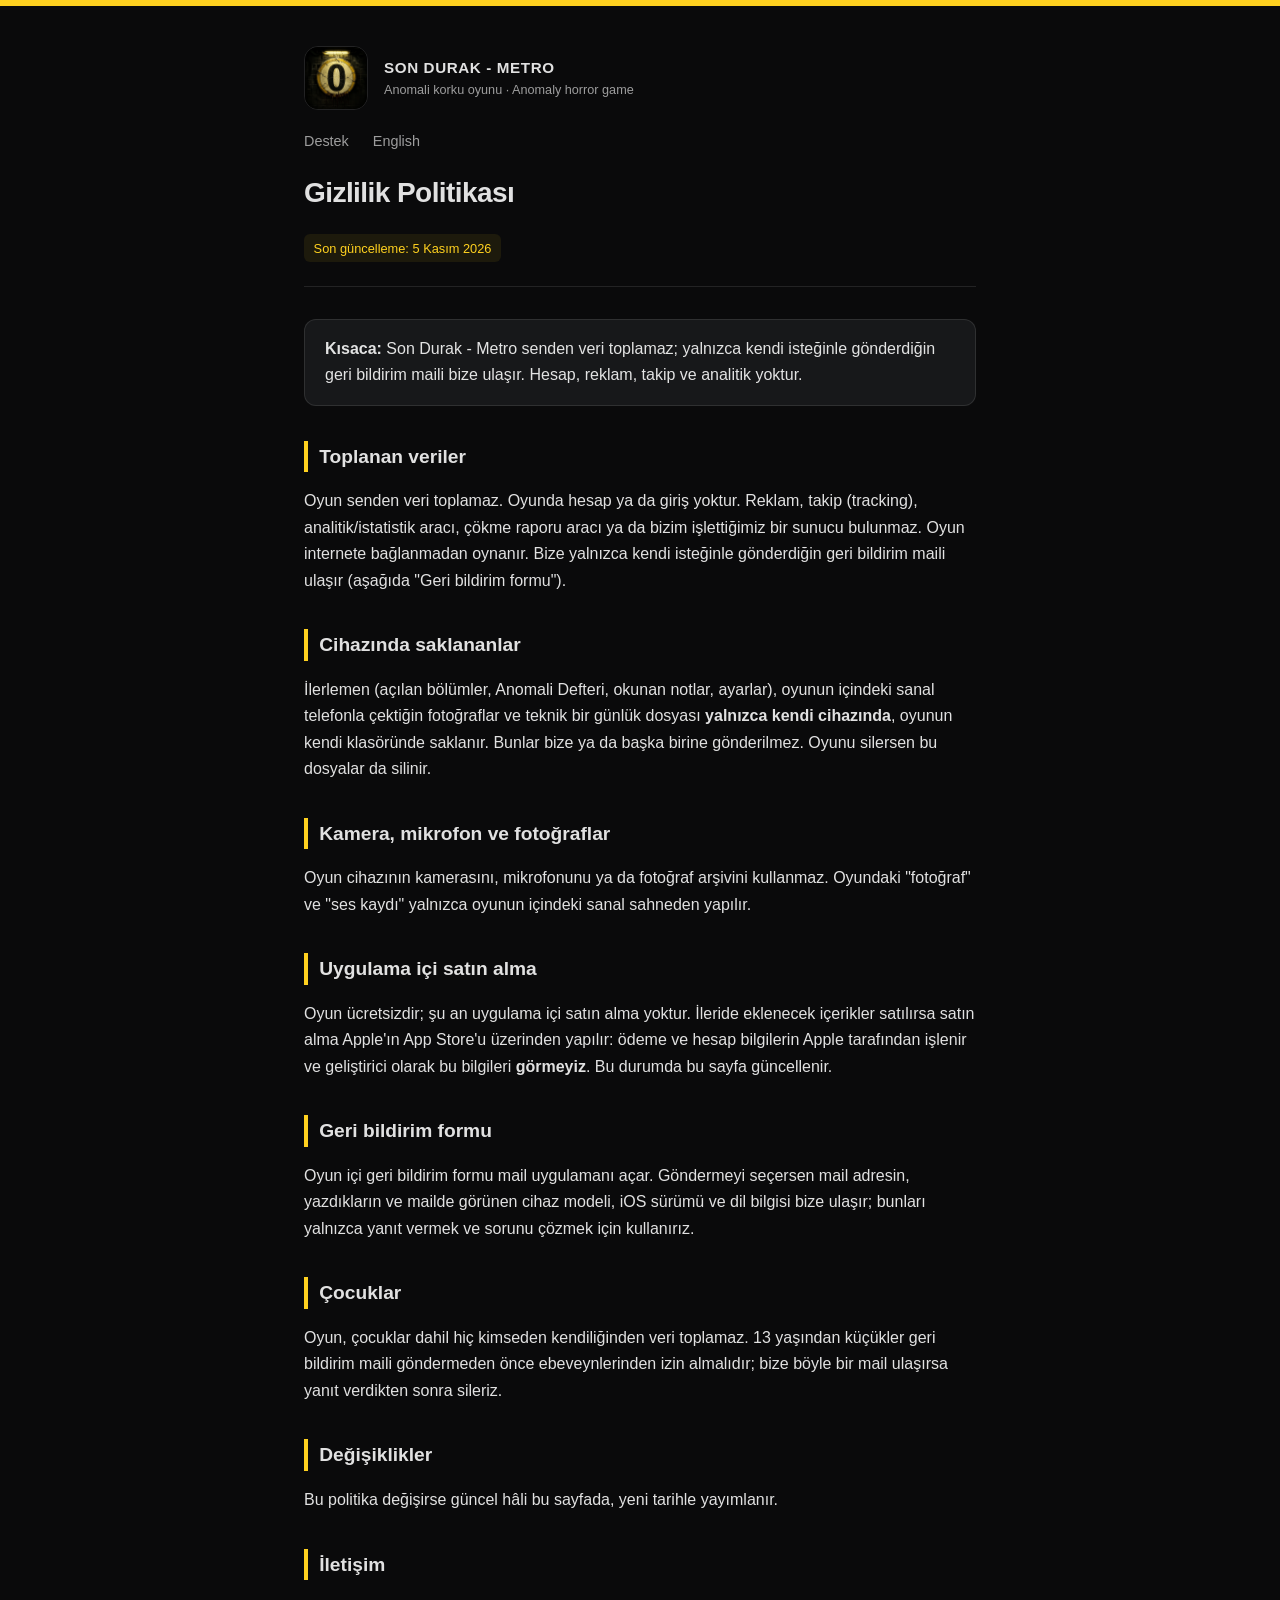
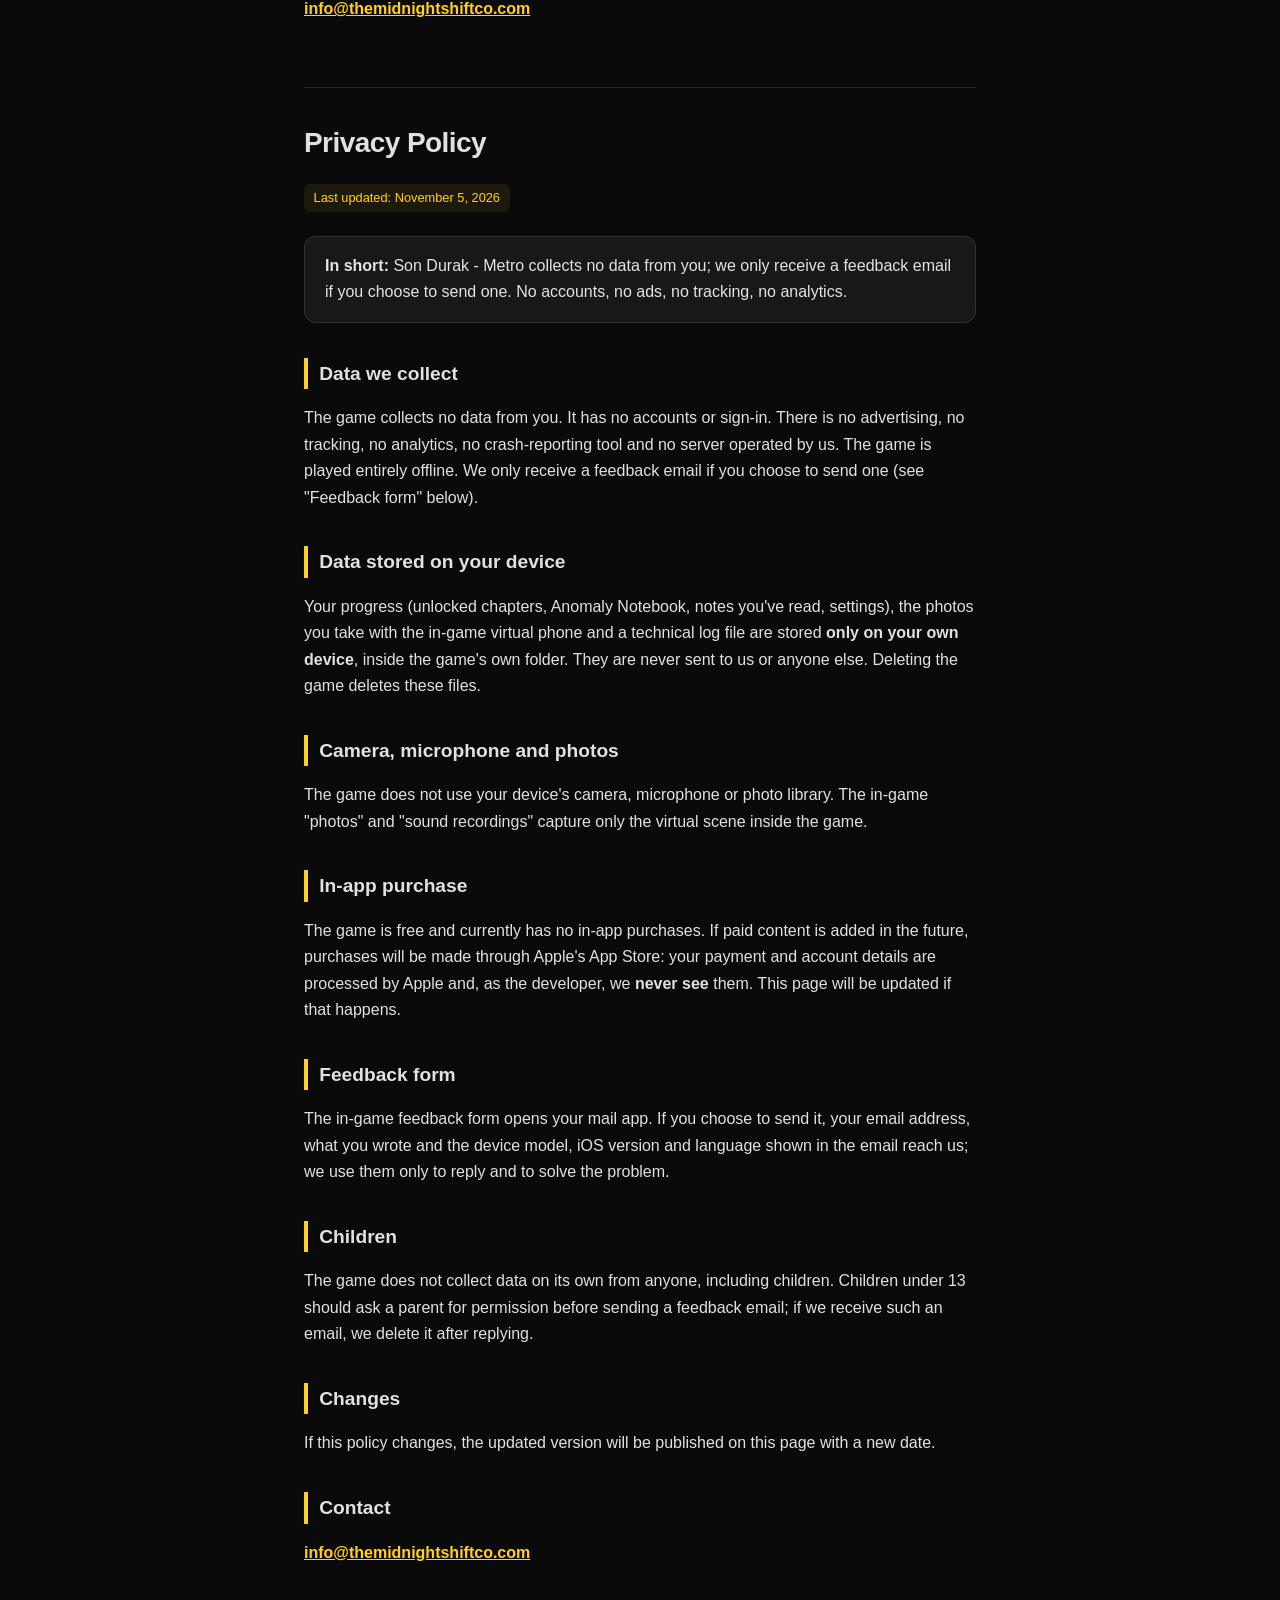
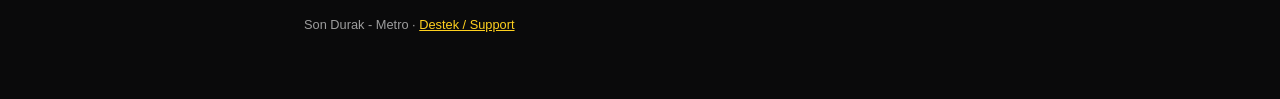
<file: index.html>
<!DOCTYPE html>
<html lang="tr">
<head>
<meta charset="UTF-8">
<meta name="viewport" content="width=device-width, initial-scale=1.0">
<title>Gizlilik Politikası / Privacy Policy - Son Durak - Metro</title>
<link rel="stylesheet" href="style.css">
</head>
<body>
<div class="stripe"></div>
<div class="container">

    <header>
        <div class="brand">
            <img src="icon.png" alt="Son Durak">
            <div class="name">Son Durak - Metro<small>Anomali korku oyunu · Anomaly horror game</small></div>
        </div>
        <nav>
            <a href="support.html">Destek</a>
            <a href="#english">English</a>
        </nav>
        <h1>Gizlilik Politikası</h1>
        <span class="updated">Son güncelleme: 5 Kasım 2026</span>
    </header>

    <section>
        <div class="card"><p style="margin: 0;"><strong>Kısaca:</strong> Son Durak - Metro senden veri toplamaz; yalnızca kendi isteğinle gönderdiğin geri bildirim maili bize ulaşır. Hesap, reklam, takip ve analitik yoktur.</p></div>
    </section>

    <section>
        <h2>Toplanan veriler</h2>
        <p>Oyun senden veri toplamaz. Oyunda hesap ya da giriş yoktur. Reklam, takip (tracking), analitik/istatistik aracı, çökme raporu aracı ya da bizim işlettiğimiz bir sunucu bulunmaz. Oyun internete bağlanmadan oynanır. Bize yalnızca kendi isteğinle gönderdiğin geri bildirim maili ulaşır (aşağıda "Geri bildirim formu").</p>
    </section>

    <section>
        <h2>Cihazında saklananlar</h2>
        <p>İlerlemen (açılan bölümler, Anomali Defteri, okunan notlar, ayarlar), oyunun içindeki sanal telefonla çektiğin fotoğraflar ve teknik bir günlük dosyası <strong>yalnızca kendi cihazında</strong>, oyunun kendi klasöründe saklanır. Bunlar bize ya da başka birine gönderilmez. Oyunu silersen bu dosyalar da silinir.</p>
    </section>

    <section>
        <h2>Kamera, mikrofon ve fotoğraflar</h2>
        <p>Oyun cihazının kamerasını, mikrofonunu ya da fotoğraf arşivini kullanmaz. Oyundaki "fotoğraf" ve "ses kaydı" yalnızca oyunun içindeki sanal sahneden yapılır.</p>
    </section>

    <section>
        <h2>Uygulama içi satın alma</h2>
        <p>Oyun ücretsizdir; şu an uygulama içi satın alma yoktur. İleride eklenecek içerikler satılırsa satın alma Apple'ın App Store'u üzerinden yapılır: ödeme ve hesap bilgilerin Apple tarafından işlenir ve geliştirici olarak bu bilgileri <strong>görmeyiz</strong>. Bu durumda bu sayfa güncellenir.</p>
    </section>

    <section>
        <h2>Geri bildirim formu</h2>
        <p>Oyun içi geri bildirim formu mail uygulamanı açar. Göndermeyi seçersen mail adresin, yazdıkların ve mailde görünen cihaz modeli, iOS sürümü ve dil bilgisi bize ulaşır; bunları yalnızca yanıt vermek ve sorunu çözmek için kullanırız.</p>
    </section>

    <section>
        <h2>Çocuklar</h2>
        <p>Oyun, çocuklar dahil hiç kimseden kendiliğinden veri toplamaz. 13 yaşından küçükler geri bildirim maili göndermeden önce ebeveynlerinden izin almalıdır; bize böyle bir mail ulaşırsa yanıt verdikten sonra sileriz.</p>
    </section>

    <section>
        <h2>Değişiklikler</h2>
        <p>Bu politika değişirse güncel hâli bu sayfada, yeni tarihle yayımlanır.</p>
    </section>

    <section>
        <h2>İletişim</h2>
        <p><a class="contact-email" href="mailto:info@themidnightshiftco.com">info@themidnightshiftco.com</a></p>
    </section>

    <div class="lang" id="english" lang="en">
        <h1>Privacy Policy</h1>
        <span class="updated">Last updated: November 5, 2026</span>

        <section>
            <div class="card" style="margin-top: 1.5rem;"><p style="margin: 0;"><strong>In short:</strong> Son Durak - Metro collects no data from you; we only receive a feedback email if you choose to send one. No accounts, no ads, no tracking, no analytics.</p></div>
        </section>

        <section>
            <h2>Data we collect</h2>
            <p>The game collects no data from you. It has no accounts or sign-in. There is no advertising, no tracking, no analytics, no crash-reporting tool and no server operated by us. The game is played entirely offline. We only receive a feedback email if you choose to send one (see "Feedback form" below).</p>
        </section>

        <section>
            <h2>Data stored on your device</h2>
            <p>Your progress (unlocked chapters, Anomaly Notebook, notes you've read, settings), the photos you take with the in-game virtual phone and a technical log file are stored <strong>only on your own device</strong>, inside the game's own folder. They are never sent to us or anyone else. Deleting the game deletes these files.</p>
        </section>

        <section>
            <h2>Camera, microphone and photos</h2>
            <p>The game does not use your device's camera, microphone or photo library. The in-game "photos" and "sound recordings" capture only the virtual scene inside the game.</p>
        </section>

        <section>
            <h2>In-app purchase</h2>
            <p>The game is free and currently has no in-app purchases. If paid content is added in the future, purchases will be made through Apple's App Store: your payment and account details are processed by Apple and, as the developer, we <strong>never see</strong> them. This page will be updated if that happens.</p>
        </section>

        <section>
            <h2>Feedback form</h2>
            <p>The in-game feedback form opens your mail app. If you choose to send it, your email address, what you wrote and the device model, iOS version and language shown in the email reach us; we use them only to reply and to solve the problem.</p>
        </section>

        <section>
            <h2>Children</h2>
            <p>The game does not collect data on its own from anyone, including children. Children under 13 should ask a parent for permission before sending a feedback email; if we receive such an email, we delete it after replying.</p>
        </section>

        <section>
            <h2>Changes</h2>
            <p>If this policy changes, the updated version will be published on this page with a new date.</p>
        </section>

        <section>
            <h2>Contact</h2>
            <p><a class="contact-email" href="mailto:info@themidnightshiftco.com">info@themidnightshiftco.com</a></p>
        </section>
    </div>

    <footer>Son Durak - Metro · <a href="support.html">Destek / Support</a></footer>
</div>
</body>
</html>
</file>
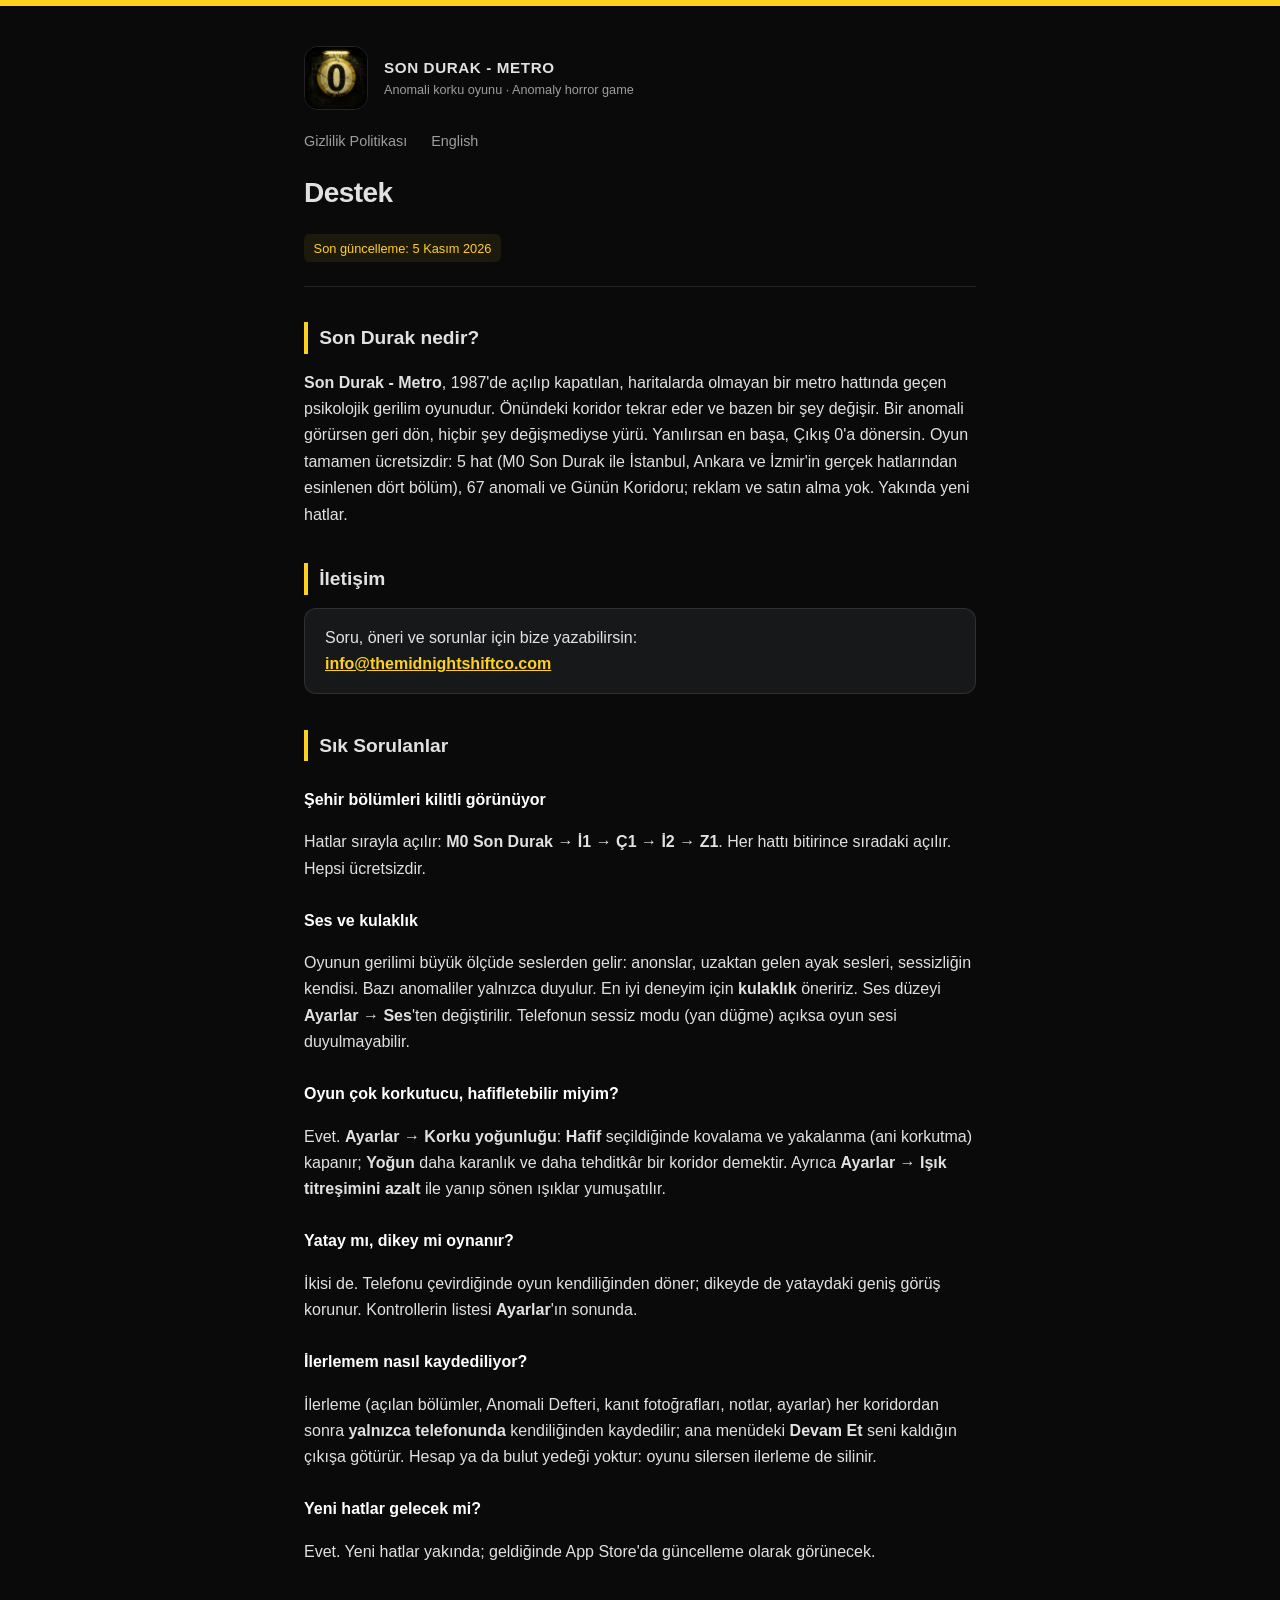
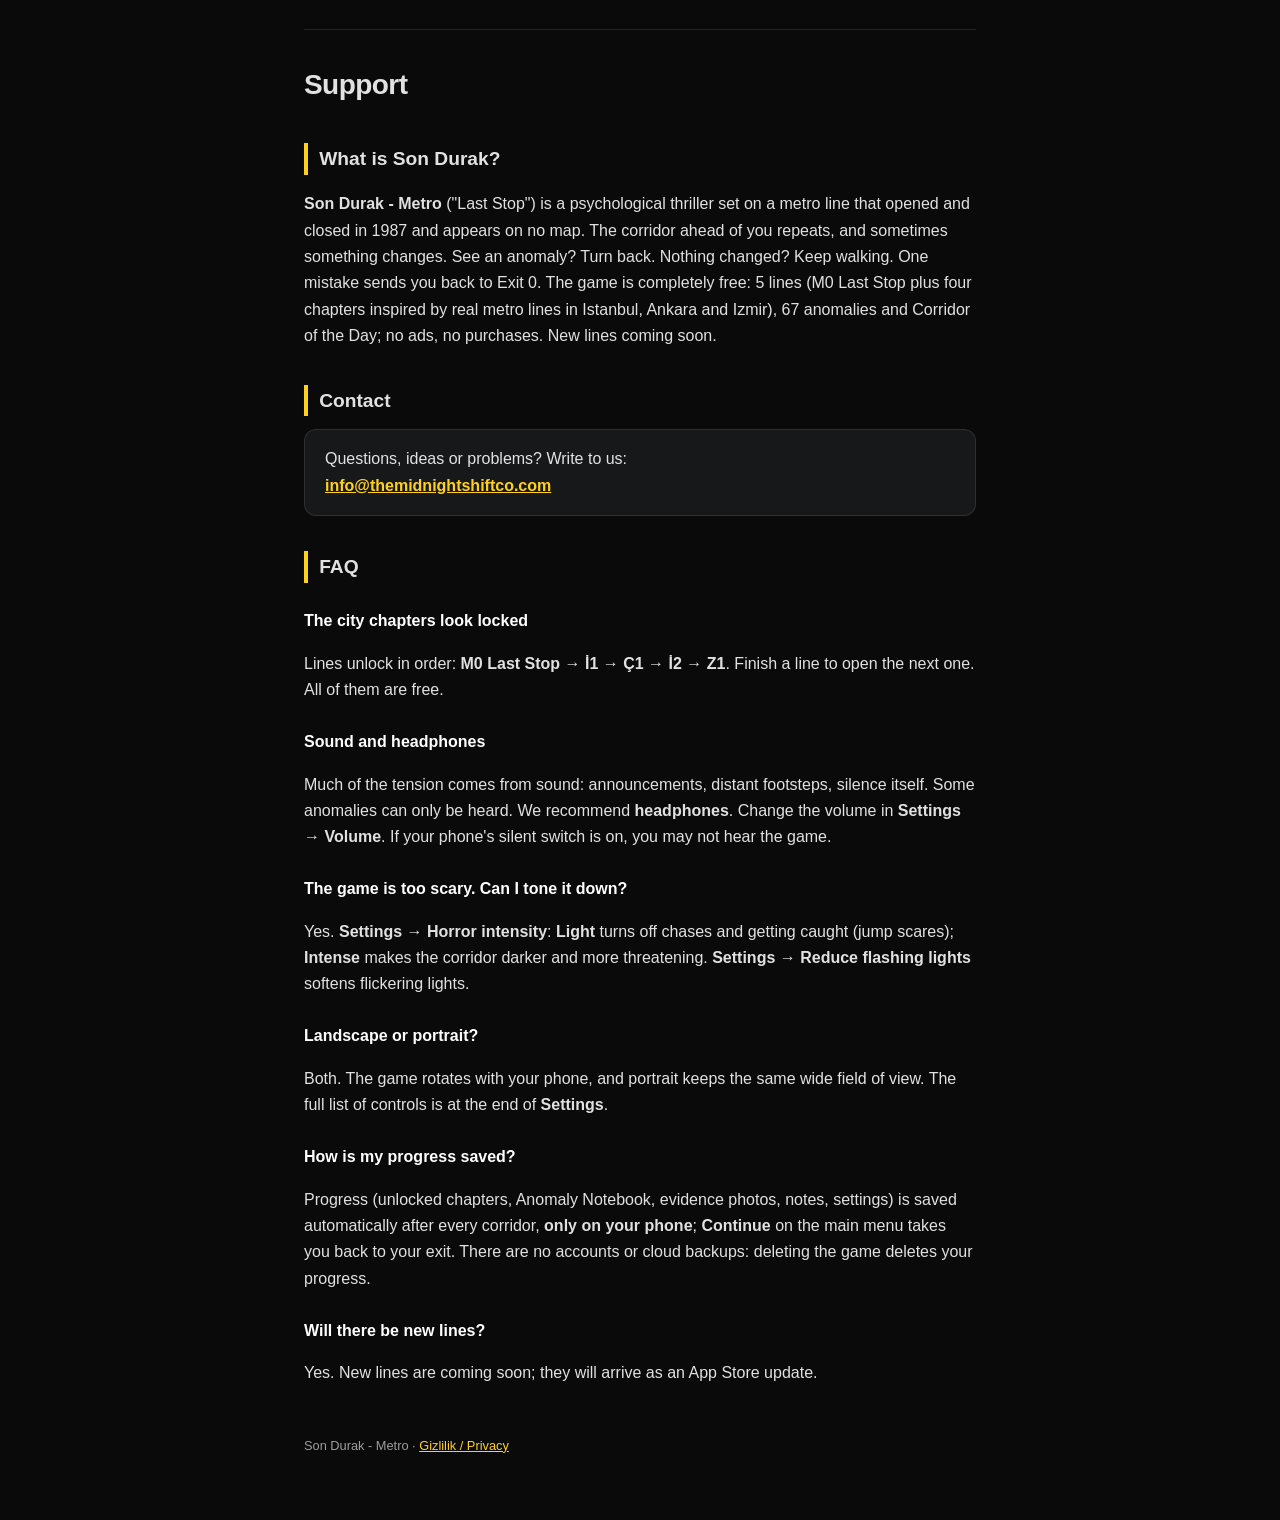
<file: support.html>
<!DOCTYPE html>
<html lang="tr">
<head>
<meta charset="UTF-8">
<meta name="viewport" content="width=device-width, initial-scale=1.0">
<title>Destek / Support - Son Durak - Metro</title>
<link rel="stylesheet" href="style.css">
</head>
<body>
<div class="stripe"></div>
<div class="container">

    <header>
        <div class="brand">
            <img src="icon.png" alt="Son Durak">
            <div class="name">Son Durak - Metro<small>Anomali korku oyunu · Anomaly horror game</small></div>
        </div>
        <nav>
            <a href="index.html">Gizlilik Politikası</a>
            <a href="#english">English</a>
        </nav>
        <h1>Destek</h1>
        <span class="updated">Son güncelleme: 5 Kasım 2026</span>
    </header>

    <section>
        <h2>Son Durak nedir?</h2>
        <p><strong>Son Durak - Metro</strong>, 1987'de açılıp kapatılan, haritalarda olmayan bir metro hattında geçen psikolojik gerilim oyunudur. Önündeki koridor tekrar eder ve bazen bir şey değişir. Bir anomali görürsen geri dön, hiçbir şey değişmediyse yürü. Yanılırsan en başa, Çıkış 0'a dönersin. Oyun tamamen ücretsizdir: 5 hat (M0 Son Durak ile İstanbul, Ankara ve İzmir'in gerçek hatlarından esinlenen dört bölüm), 67 anomali ve Günün Koridoru; reklam ve satın alma yok. Yakında yeni hatlar.</p>
    </section>

    <section>
        <h2>İletişim</h2>
        <div class="card">
            <p style="margin: 0;">Soru, öneri ve sorunlar için bize yazabilirsin:<br>
            <a class="contact-email" href="mailto:info@themidnightshiftco.com">info@themidnightshiftco.com</a></p>
        </div>
    </section>

    <section>
        <h2>Sık Sorulanlar</h2>

        <h3>Şehir bölümleri kilitli görünüyor</h3>
        <p>Hatlar sırayla açılır: <strong>M0 Son Durak</strong> → <strong>İ1</strong> → <strong>Ç1</strong> → <strong>İ2</strong> → <strong>Z1</strong>. Her hattı bitirince sıradaki açılır. Hepsi ücretsizdir.</p>

        <h3>Ses ve kulaklık</h3>
        <p>Oyunun gerilimi büyük ölçüde seslerden gelir: anonslar, uzaktan gelen ayak sesleri, sessizliğin kendisi. Bazı anomaliler yalnızca duyulur. En iyi deneyim için <strong>kulaklık</strong> öneririz. Ses düzeyi <strong>Ayarlar → Ses</strong>'ten değiştirilir. Telefonun sessiz modu (yan düğme) açıksa oyun sesi duyulmayabilir.</p>

        <h3>Oyun çok korkutucu, hafifletebilir miyim?</h3>
        <p>Evet. <strong>Ayarlar → Korku yoğunluğu</strong>: <strong>Hafif</strong> seçildiğinde kovalama ve yakalanma (ani korkutma) kapanır; <strong>Yoğun</strong> daha karanlık ve daha tehditkâr bir koridor demektir. Ayrıca <strong>Ayarlar → Işık titreşimini azalt</strong> ile yanıp sönen ışıklar yumuşatılır.</p>

        <h3>Yatay mı, dikey mi oynanır?</h3>
        <p>İkisi de. Telefonu çevirdiğinde oyun kendiliğinden döner; dikeyde de yataydaki geniş görüş korunur. Kontrollerin listesi <strong>Ayarlar</strong>'ın sonunda.</p>

        <h3>İlerlemem nasıl kaydediliyor?</h3>
        <p>İlerleme (açılan bölümler, Anomali Defteri, kanıt fotoğrafları, notlar, ayarlar) her koridordan sonra <strong>yalnızca telefonunda</strong> kendiliğinden kaydedilir; ana menüdeki <strong>Devam Et</strong> seni kaldığın çıkışa götürür. Hesap ya da bulut yedeği yoktur: oyunu silersen ilerleme de silinir.</p>

        <h3>Yeni hatlar gelecek mi?</h3>
        <p>Evet. Yeni hatlar yakında; geldiğinde App Store'da güncelleme olarak görünecek.</p>
    </section>

    <div class="lang" id="english" lang="en">
        <h1>Support</h1>

        <section>
            <h2>What is Son Durak?</h2>
            <p><strong>Son Durak - Metro</strong> ("Last Stop") is a psychological thriller set on a metro line that opened and closed in 1987 and appears on no map. The corridor ahead of you repeats, and sometimes something changes. See an anomaly? Turn back. Nothing changed? Keep walking. One mistake sends you back to Exit 0. The game is completely free: 5 lines (M0 Last Stop plus four chapters inspired by real metro lines in Istanbul, Ankara and Izmir), 67 anomalies and Corridor of the Day; no ads, no purchases. New lines coming soon.</p>
        </section>

        <section>
            <h2>Contact</h2>
            <div class="card">
                <p style="margin: 0;">Questions, ideas or problems? Write to us:<br>
                <a class="contact-email" href="mailto:info@themidnightshiftco.com">info@themidnightshiftco.com</a></p>
            </div>
        </section>

        <section>
            <h2>FAQ</h2>

            <h3>The city chapters look locked</h3>
            <p>Lines unlock in order: <strong>M0 Last Stop</strong> → <strong>İ1</strong> → <strong>Ç1</strong> → <strong>İ2</strong> → <strong>Z1</strong>. Finish a line to open the next one. All of them are free.</p>

            <h3>Sound and headphones</h3>
            <p>Much of the tension comes from sound: announcements, distant footsteps, silence itself. Some anomalies can only be heard. We recommend <strong>headphones</strong>. Change the volume in <strong>Settings → Volume</strong>. If your phone's silent switch is on, you may not hear the game.</p>

            <h3>The game is too scary. Can I tone it down?</h3>
            <p>Yes. <strong>Settings → Horror intensity</strong>: <strong>Light</strong> turns off chases and getting caught (jump scares); <strong>Intense</strong> makes the corridor darker and more threatening. <strong>Settings → Reduce flashing lights</strong> softens flickering lights.</p>

            <h3>Landscape or portrait?</h3>
            <p>Both. The game rotates with your phone, and portrait keeps the same wide field of view. The full list of controls is at the end of <strong>Settings</strong>.</p>

            <h3>How is my progress saved?</h3>
            <p>Progress (unlocked chapters, Anomaly Notebook, evidence photos, notes, settings) is saved automatically after every corridor, <strong>only on your phone</strong>; <strong>Continue</strong> on the main menu takes you back to your exit. There are no accounts or cloud backups: deleting the game deletes your progress.</p>

            <h3>Will there be new lines?</h3>
            <p>Yes. New lines are coming soon; they will arrive as an App Store update.</p>
        </section>
    </div>

    <footer>Son Durak - Metro · <a href="index.html">Gizlilik / Privacy</a></footer>
</div>
</body>
</html>
</file>
<file: style.css>
:root {
    --bg: #0A0A0B;
    --surface: #17181A;
    --text-primary: rgba(255, 255, 255, 0.88);
    --text-secondary: rgba(255, 255, 255, 0.60);
    --accent: #FFD11F;          /* metro tabelası sarısı */
    --danger: #C0141A;          /* KAYIP kırmızısı */
    --border: rgba(255, 255, 255, 0.10);
}
* { box-sizing: border-box; }
body {
    margin: 0;
    background: var(--bg);
    color: var(--text-primary);
    font-family: -apple-system, BlinkMacSystemFont, "Segoe UI", Roboto, Helvetica, Arial, sans-serif;
    line-height: 1.65;
}
.stripe { height: 6px; background: var(--accent); }
.container { max-width: 720px; margin: 0 auto; padding: 2.5rem 1.5rem 4rem; }
header { margin-bottom: 2rem; padding-bottom: 1.5rem; border-bottom: 1px solid var(--border); }
.brand { display: flex; align-items: center; gap: 1rem; margin-bottom: 1.25rem; }
.brand img { width: 64px; height: 64px; border-radius: 14px; border: 1px solid var(--border); }
.brand .name { font-weight: 700; letter-spacing: 0.04em; text-transform: uppercase; font-size: 0.95rem; }
.brand .name small { display: block; color: var(--text-secondary); font-weight: 400; letter-spacing: 0; text-transform: none; }
nav { margin-bottom: 1rem; font-size: 0.9rem; }
nav a { color: var(--text-secondary); text-decoration: none; margin-right: 1.25rem; border-bottom: 1px solid transparent; }
nav a:hover { color: var(--accent); border-bottom-color: var(--accent); }
h1 { font-size: 1.75rem; margin: 0 0 0.4rem; letter-spacing: -0.02em; }
h2 { font-size: 1.2rem; margin: 2.2rem 0 0.8rem; padding-left: 0.7rem; border-left: 4px solid var(--accent); }
h3 { font-size: 1rem; margin: 1.6rem 0 0.4rem; color: #fff; }
p, li { color: var(--text-primary); }
.subtitle { color: var(--text-secondary); margin: 0; }
.updated { display: inline-block; margin-top: 0.75rem; font-size: 0.8rem; color: var(--accent); background: rgba(255, 209, 31, 0.08); padding: 0.2rem 0.6rem; border-radius: 6px; }
.card { background: var(--surface); border: 1px solid var(--border); border-radius: 12px; padding: 1rem 1.25rem; }
.contact-email { color: var(--accent); font-weight: 600; }
a { color: var(--accent); }
.lang { margin-top: 4rem; padding-top: 2rem; border-top: 1px solid var(--border); }
footer { margin-top: 3rem; color: var(--text-secondary); font-size: 0.8rem; }
</file>
